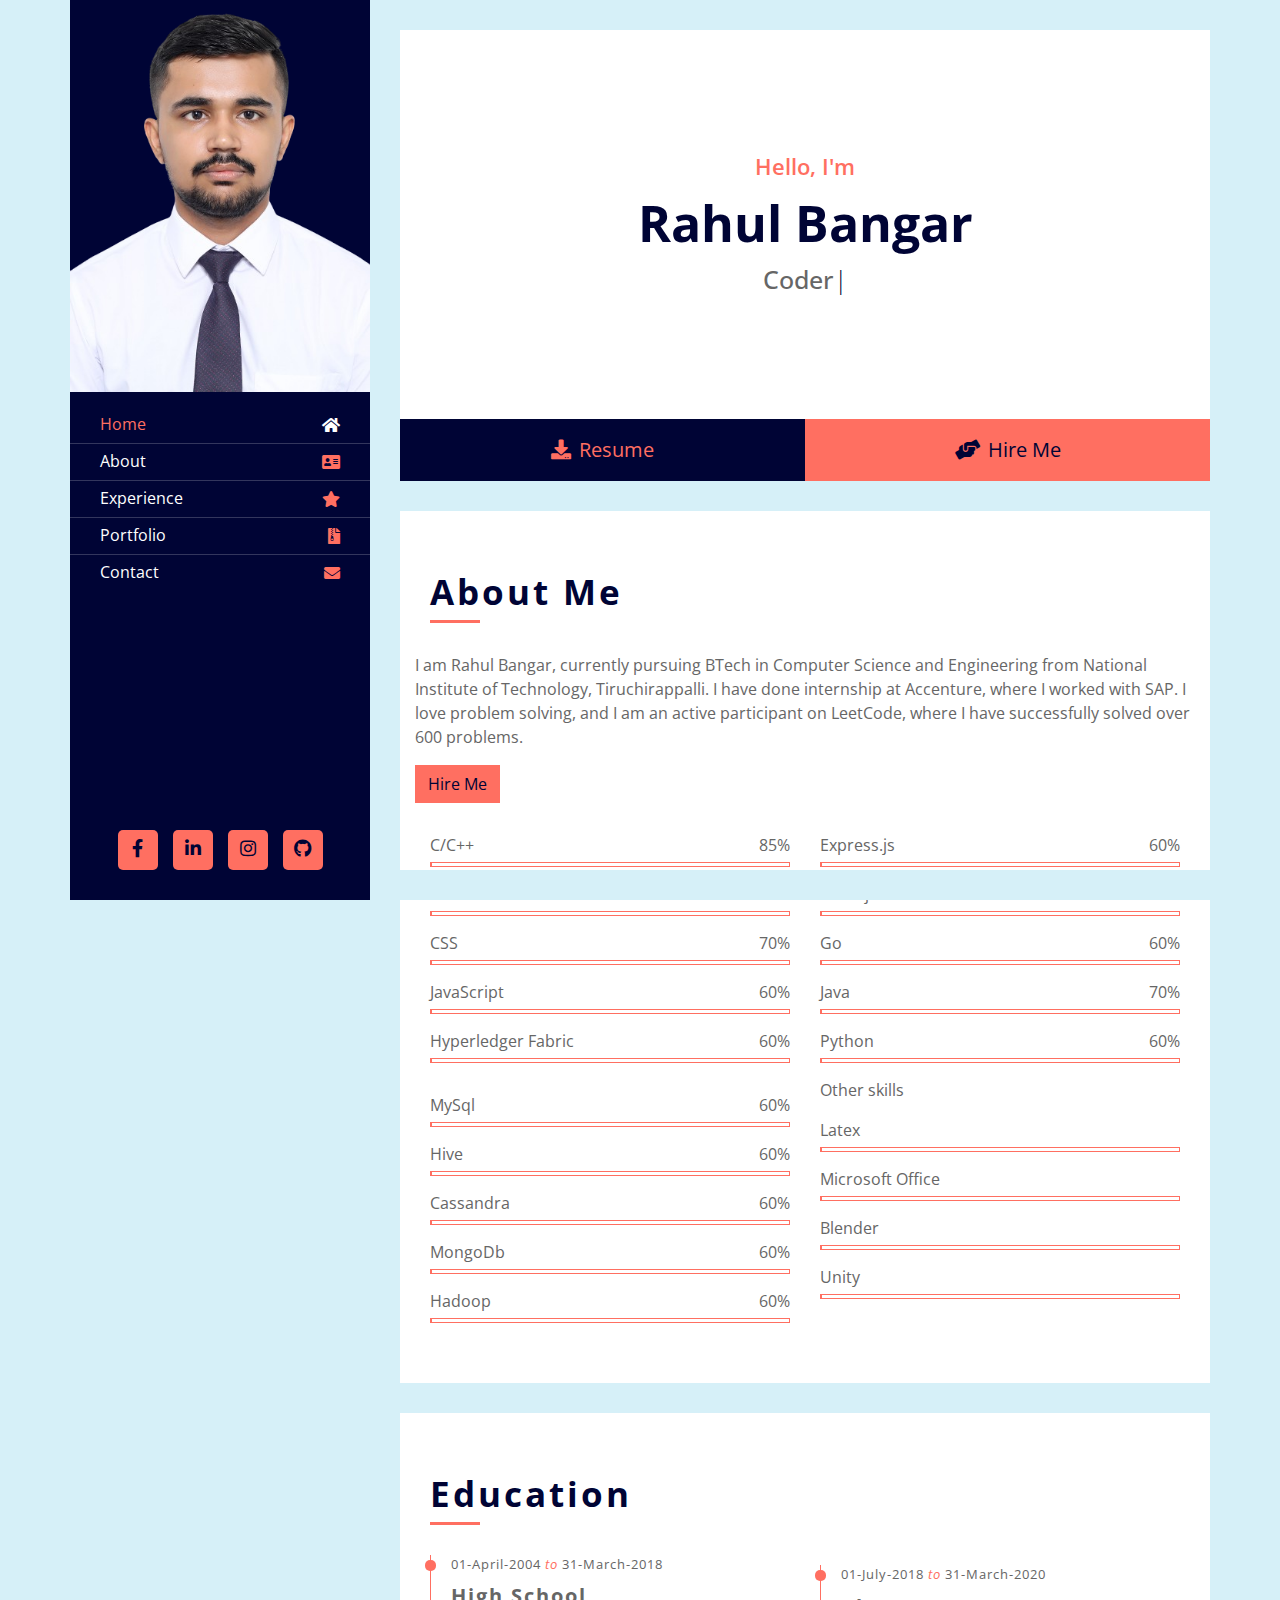
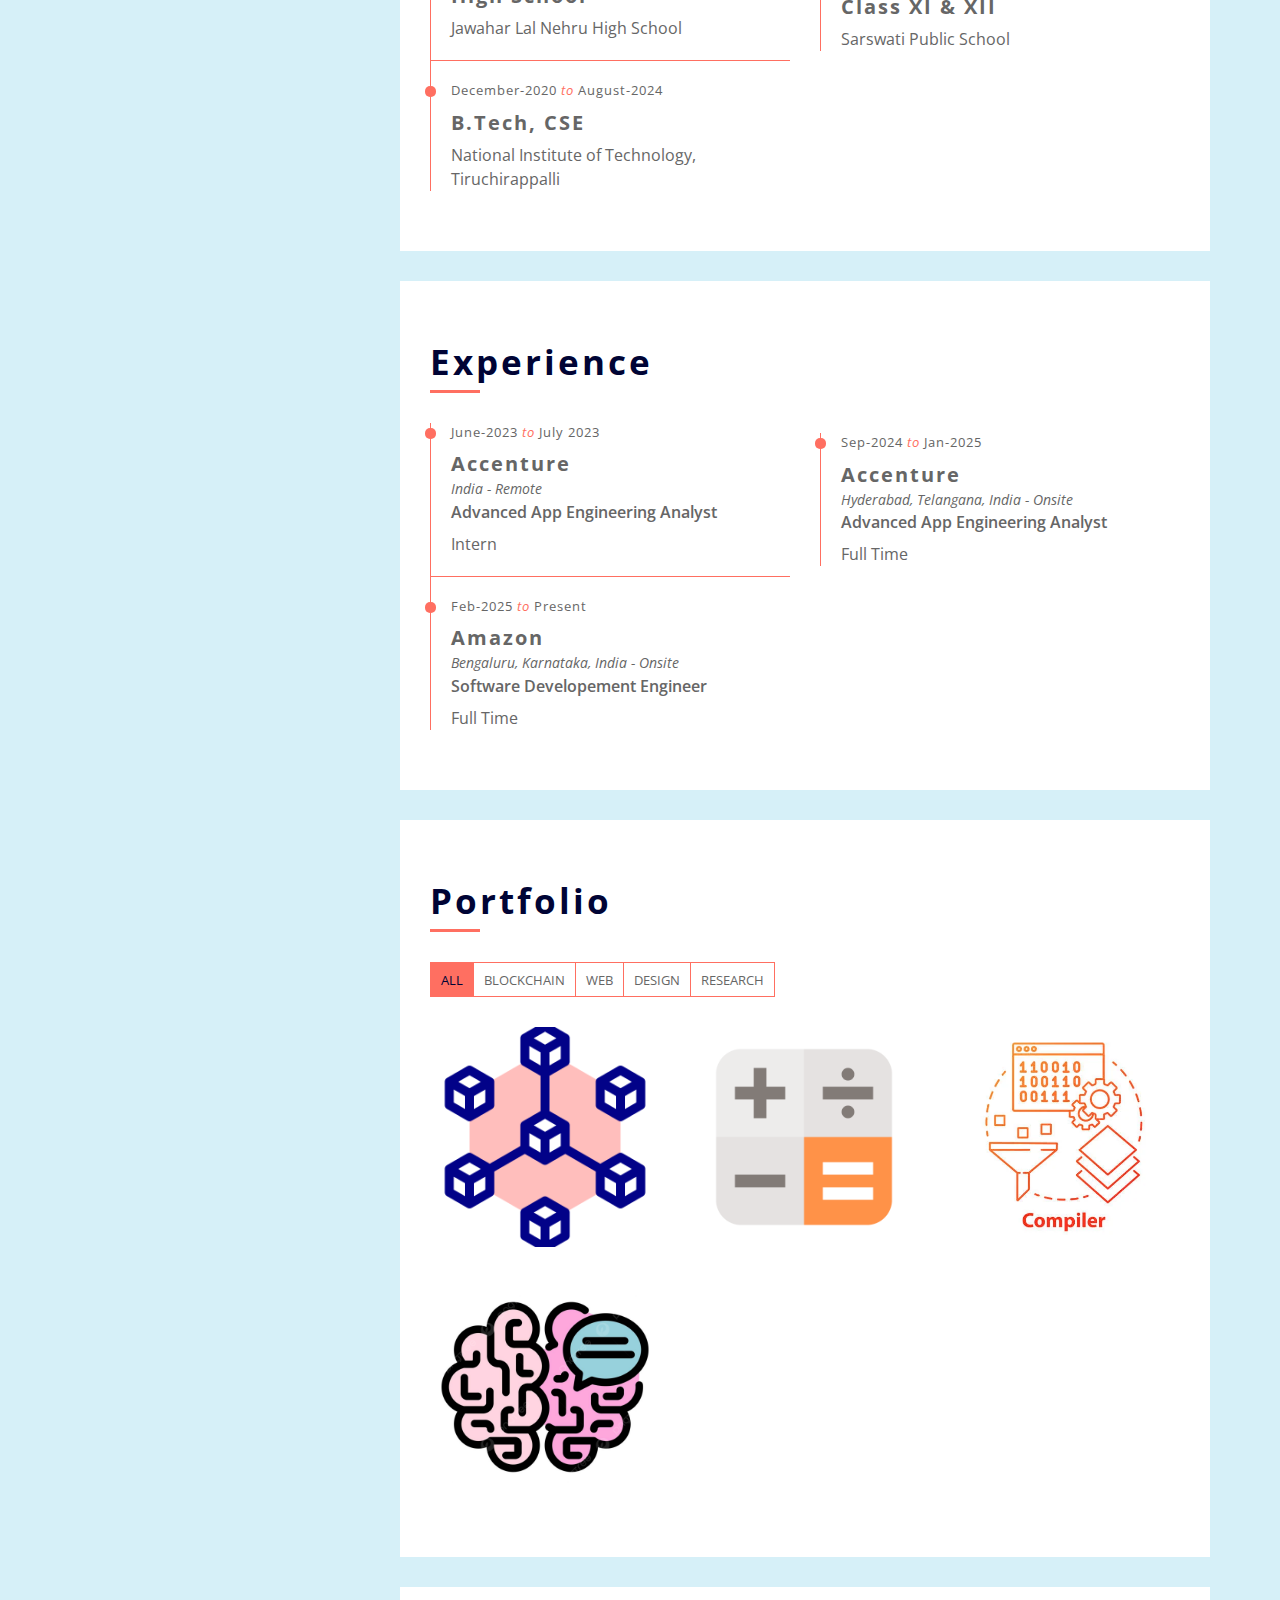
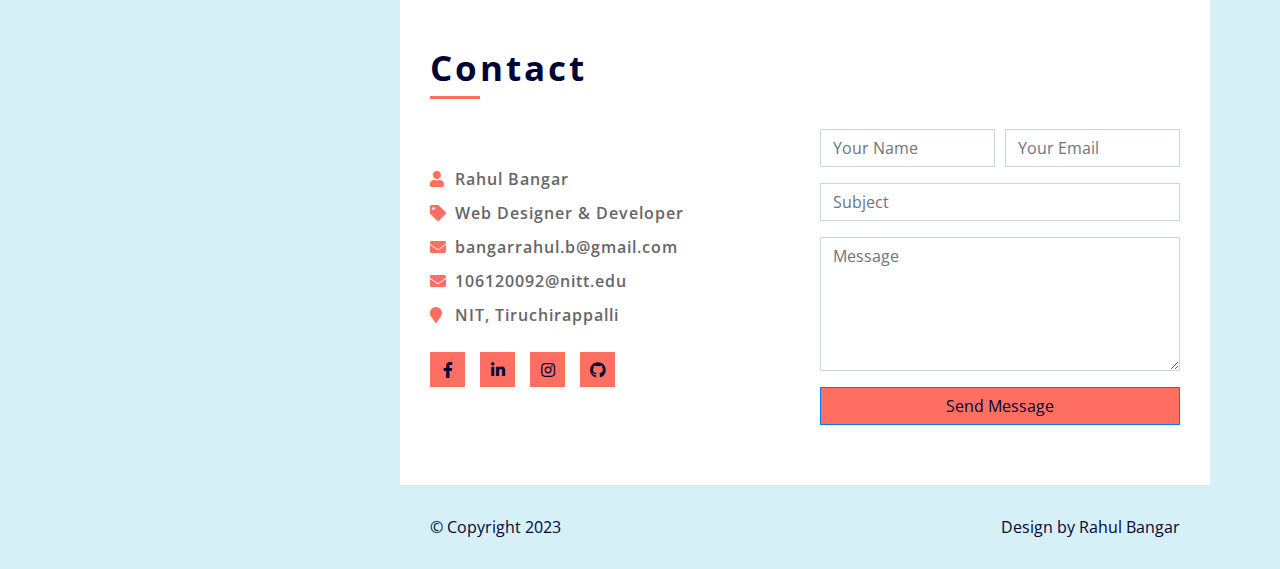
<file: index.html>
<!DOCTYPE html>
<html lang="en">

<head>
    <meta charset="utf-8">
    <title>Rahul Bangar</title>
    <meta content="width=device-width, initial-scale=1.0" name="viewport">
    <meta name="google-site-verification" content="FhL82JRhySwa6zqSbnBl9DrTkFpDiJDnn9JBV_P1Hz4" />

    <!-- Favicon -->
    <link href="img/favicon.png" rel="icon">
    <link href="img/apple-touch-icon.png" rel="apple-touch-icon">

    <!-- Google Fonts -->
    <link href="https://fonts.googleapis.com/css2?family=Open+Sans:300;400;600;700;800&display=swap" rel="stylesheet">

    <!-- CSS Libraries -->
    <link href="https://stackpath.bootstrapcdn.com/bootstrap/4.4.1/css/bootstrap.min.css" rel="stylesheet">
    <link href="https://cdnjs.cloudflare.com/ajax/libs/font-awesome/5.10.0/css/all.min.css" rel="stylesheet">
    <link href="lib/slick/slick.css" rel="stylesheet">
    <link href="lib/slick/slick-theme.css" rel="stylesheet">
    <link href="lib/lightbox/css/lightbox.min.css" rel="stylesheet">

    <!-- Template Stylesheet -->
    <link href="css/style.css" rel="stylesheet">
</head>

<body data-spy="scroll" data-target=".navbar" data-offset="51">
    <div class="wrapper">
        <div class="sidebar">
            <div class="sidebar-header">
                <img src="img/profile.png" alt="Image">
            </div>
            <div class="sidebar-content">
                <nav class="navbar navbar-expand-md bg-dark navbar-dark">
                    <a href="#" class="navbar-brand">Rahul Bangar</a>
                    <button type="button" class="navbar-toggler" data-toggle="collapse" data-target="#navbarCollapse">
                        <span class="navbar-toggler-icon"></span>
                    </button>
                    <div class="collapse navbar-collapse" id="navbarCollapse">
                        <ul class="nav navbar-nav">
                            <li class="nav-item">
                                <a class="nav-link" href="#header">Home<i class="fa fa-home"></i></a>
                            </li>
                            <li class="nav-item">
                                <a class="nav-link" href="#about">About<i class="fa fa-address-card"></i></a>
                            </li>
                            <li class="nav-item">
                                <a class="nav-link" href="#experience">Experience<i class="fa fa-star"></i></a>
                            </li>
                            <!-- <li class="nav-item">
                                <a class="nav-link" href="#service">Service<i class="fa fa-tasks"></i></a>
                            </li> -->
                            <li class="nav-item">
                                <a class="nav-link" href="#portfolio">Portfolio<i class="fa fa-file-archive"></i></a>
                            </li>
                            <li class="nav-item">
                                <a class="nav-link" href="#contact">Contact<i class="fa fa-envelope"></i></a>
                            </li>
                        </ul>
                    </div>
                </nav>
            </div>
            <div class="sidebar-footer">

                <a href="https://www.facebook.com/irahulbangar7/" target="_blank"><i class="fab fa-facebook-f"></i></a>
                <a href="https://www.linkedin.com/in/irahulbangar7/" target="_blank"><i
                        class="fab fa-linkedin-in"></i></a>
                <a href="https://www.instagram.com/irahulbangar7/" target="_blank"><i class="fab fa-instagram"></i></a>
                <a href="https://github.com/rahul-bangar" target="_blank"><i class="fab fa-github"></i></a>
            </div>
        </div>
        <div class="content">
            <!-- Header Start -->
            <div class="header" id="header">
                <div class="content-inner">
                    <p>Hello, I'm</p>
                    <h1>Rahul Bangar</h1>
                    <h2></h2>
                    <div class="typed-text">Coder, Developer</div>
                </div>
            </div>
            <!-- Header End -->

            <!-- Large Button Start -->
            <div class="large-btn">
                <div class="content-inner">
                    <a class="btn" href="resume.pdf" download><i class="fa fa-download"></i>Resume</a>
                    <a class="btn" href="mailto:bangarrahul.b@gmail.com"><i class="fa fa-hands-helping"></i>Hire Me</a>
                </div>
            </div>
            <!-- Large Button End -->

            <!-- About Start -->
            <div class="about" id="about">
                <div class="content-inner">
                    <div class="content-header">
                        <h2>About Me</h2>
                    </div>
                    <div class="row align-items-center">
                        <div class="col-md-6 col-lg-5">
                            <!-- <img src="img/profile.png" alt="Image"> -->
                        </div>
                        <div class="align-items-center">
                            <p>
                                I am Rahul Bangar, currently pursuing BTech in Computer Science and
                                Engineering from National Institute of Technology, Tiruchirappalli. I have done
                                internship at Accenture, where I worked with SAP. I love problem solving, and I am an
                                active participant on LeetCode, where I have successfully solved over 600 problems.
                            </p>
                            <a class="btn" href="#">Hire Me</a>
                        </div>
                    </div>
                    <div class="row">
                        <div class="col-md-6">
                            <div class="skills">
                                <div class="skill-name">
                                    <p>C/C++</p>
                                    <p>85%</p>
                                </div>
                                <div class="progress">
                                    <div class="progress-bar" role="progressbar" aria-valuenow="85" aria-valuemin="0"
                                        aria-valuemax="100"></div>
                                </div>
                                <div class="skill-name">
                                    <p>HTML</p>
                                    <p>75%</p>
                                </div>
                                <div class="progress">
                                    <div class="progress-bar" role="progressbar" aria-valuenow="75" aria-valuemin="0"
                                        aria-valuemax="100"></div>
                                </div>
                                <div class="skill-name">
                                    <p>CSS</p>
                                    <p>70%</p>
                                </div>
                                <div class="progress">
                                    <div class="progress-bar" role="progressbar" aria-valuenow="70" aria-valuemin="0"
                                        aria-valuemax="100"></div>
                                </div>
                                <div class="skill-name">
                                    <p>JavaScript</p>
                                    <p>60%</p>
                                </div>
                                <div class="progress">
                                    <div class="progress-bar" role="progressbar" aria-valuenow="60" aria-valuemin="0"
                                        aria-valuemax="100"></div>
                                </div>
                                <div class="skill-name">
                                    <p>Hyperledger Fabric</p>
                                    <p>60%</p>
                                </div>
                                <div class="progress">
                                    <div class="progress-bar" role="progressbar" aria-valuenow="60" aria-valuemin="0"
                                        aria-valuemax="100"></div>
                                </div>
                            </div>
                        </div>
                        <div class="col-md-6">
                            <div class="skills">
                                <div class="skill-name">
                                    <p>Express.js</p>
                                    <p>60%</p>
                                </div>
                                <div class="progress">
                                    <div class="progress-bar" role="progressbar" aria-valuenow="60" aria-valuemin="0"
                                        aria-valuemax="100"></div>
                                </div>
                                <div class="skill-name">
                                    <p>Node.js</p>
                                    <p>60%</p>
                                </div>
                                <div class="progress">
                                    <div class="progress-bar" role="progressbar" aria-valuenow="60" aria-valuemin="0"
                                        aria-valuemax="100"></div>
                                </div>
                                <div class="skill-name">
                                    <p>Go</p>
                                    <p>60%</p>
                                </div>
                                <div class="progress">
                                    <div class="progress-bar" role="progressbar" aria-valuenow="60" aria-valuemin="0"
                                        aria-valuemax="100"></div>
                                </div>
                                <div class="skill-name">
                                    <p>Java</p>
                                    <p>70%</p>
                                </div>
                                <div class="progress">
                                    <div class="progress-bar" role="progressbar" aria-valuenow="70" aria-valuemin="0"
                                        aria-valuemax="100"></div>
                                </div>
                                <div class="skill-name">
                                    <p>Python</p>
                                    <p>60%</p>
                                </div>
                                <div class="progress">
                                    <div class="progress-bar" role="progressbar" aria-valuenow="60" aria-valuemin="0"
                                        aria-valuemax="100"></div>
                                </div>
                                
                            </div>
                        </div>
                        <div class="col-md-6">
                            <div class="skills">
                                <div class="skill-name">
                                    <p>MySql</p>
                                    <p>60%</p>
                                </div>
                                <div class="progress">
                                    <div class="progress-bar" role="progressbar" aria-valuenow="60" aria-valuemin="0"
                                        aria-valuemax="100"></div>
                                </div>
                                <div class="skill-name">
                                    <p>Hive</p>
                                    <p>60%</p>
                                </div>
                                <div class="progress">
                                    <div class="progress-bar" role="progressbar" aria-valuenow="60" aria-valuemin="0"
                                        aria-valuemax="100"></div>
                                </div>
                                <div class="skill-name">
                                    <p>Cassandra</p>
                                    <p>60%</p>
                                </div>
                                <div class="progress">
                                    <div class="progress-bar" role="progressbar" aria-valuenow="60" aria-valuemin="0"
                                        aria-valuemax="100"></div>
                                </div>
                                <div class="skill-name">
                                    <p>MongoDb</p>
                                    <p>60%</p>
                                </div>
                                <div class="progress">
                                    <div class="progress-bar" role="progressbar" aria-valuenow="60" aria-valuemin="0"
                                        aria-valuemax="100"></div>
                                </div>
                                <div class="skill-name">
                                    <p>Hadoop</p>
                                    <p>60%</p>
                                </div>
                                <div class="progress">
                                    <div class="progress-bar" role="progressbar" aria-valuenow="60" aria-valuemin="0"
                                        aria-valuemax="100"></div>
                                </div>
                            </div>
                        </div>
                        <div class="col-md-6">
                            <div class="skills">
                                <p>Other skills</p>
                                <div class="skill-name">
                                    <p>Latex</p>
                                    <p></p>
                                </div>
                                <div class="progress">
                                    <div class="progress-bar" role="progressbar" aria-valuenow="100" aria-valuemin="0"
                                        aria-valuemax="100"></div>
                                </div>
                                <div class="skill-name">
                                    <p>Microsoft Office</p>
                                    <p></p>
                                </div>
                                <div class="progress">
                                    <div class="progress-bar" role="progressbar" aria-valuenow="100" aria-valuemin="0"
                                        aria-valuemax="100"></div>
                                </div>
                                <div class="skill-name">
                                    <p>Blender</p>
                                    <p></p>
                                </div>
                                <div class="progress">
                                    <div class="progress-bar" role="progressbar" aria-valuenow="100" aria-valuemin="0"
                                        aria-valuemax="100"></div>
                                </div>
                                <div class="skill-name">
                                    <p>Unity</p>
                                    <p></p>
                                </div>
                                <div class="progress">
                                    <div class="progress-bar" role="progressbar" aria-valuenow="100" aria-valuemin="0"
                                        aria-valuemax="100"></div>
                                </div>
                            </div>
                        </div>
                    </div>
                </div>
            </div>
            <!-- About End -->

            <!-- Education Start -->
            <div class="education" id="education">
                <div class="content-inner">
                    <div class="content-header">
                        <h2>Education</h2>
                    </div>
                    <div class="row align-items-center">
                        <!-- <div class="col-md-6">
                                    <div class="edu-col">
                                        <span>01-Jan-2020 <i>to</i> 31-Dec-2050</span>
                                        <h3>Associate Degree</h3>
                                        <p>Lorem ipsum dolor sit amet elit suscipit orci. Donec molestie velit id libero.</p>
                                    </div>
                                </div> -->
                        <div class="col-md-6">
                            <div class="edu-col">
                                <span>01-April-2004 <i>to</i> 31-March-2018</span>
                                <h3>High School</h3>
                                <p>Jawahar Lal Nehru High School</p>
                            </div>
                        </div>
                        <div class="col-md-6">
                            <div class="edu-col">
                                <span>01-July-2018 <i>to</i> 31-March-2020</span>
                                <h3>Class XI & XII</h3>
                                <p>Sarswati Public School</p>
                            </div>
                        </div>
                        <div class="col-md-6">
                            <div class="edu-col">
                                <span>December-2020 <i>to</i> August-2024</span>
                                <h3>B.Tech, CSE</h3>
                                <p>National Institute of Technology, Tiruchirappalli</p>
                            </div>
                        </div>
                    </div>
                </div>
            </div>
            <!-- Education Start -->

            <!-- Experience Start -->
            <div class="experience" id="experience">
                <div class="content-inner">
                    <div class="content-header">
                        <h2>Experience</h2>
                    </div>
                    <div class="row align-items-center">
                        <div class="col-md-6">
                            <div class="exp-col">
                                <span>June-2023 <i>to</i> July 2023</span>
                                <h3>Accenture</h3>
                                <h4>India - Remote</h4>
                                <h5>Advanced App Engineering Analyst</h5>
                                <p>Intern</p>
                            </div>
                        </div>
                        <div class="col-md-6">
                            <div class="exp-col">
                                <span>Sep-2024 <i>to</i> Jan-2025</span>
                                <img</img>
                                <h3>Accenture</h3>
                                <h4>Hyderabad, Telangana, India - Onsite</h4>
                                <h5>Advanced App Engineering Analyst</h5>
                                <p>Full Time</p>
                            </div>
                        </div>
                        <div class="col-md-6">
                            <div class="exp-col">
                                <span>Feb-2025 <i>to</i> Present</span>
                                <img</img>
                                <h3>Amazon</h3>
                                <h4>Bengaluru, Karnataka, India - Onsite</h4>
                                <h5>Software Developement Engineer</h5>
                                <p>Full Time</p>
                            </div>
                        </div>

                    </div>
                </div>
            </div>
            <!-- Experience Start -->

            <!-- Service Start -->
            <!-- <div class="service" id="service">
                <div class="content-inner">
                    <div class="content-header">
                        <h2>Service</h2>
                    </div>
                    <div class="row align-items-center">
                        <div class="col-md-6">
                            <div class="srv-col">
                                <i class="fa fa-desktop"></i>
                                <h3>Web Design</h3>
                                <p>Lorem ipsum dolor sit amet elit suscipit orci. Donec molestie velit id libero.</p>
                            </div>
                        </div>
                        <div class="col-md-6">
                            <div class="srv-col">
                                <i class="fa fa-laptop"></i>
                                <h3>Web Development</h3> -->
            <!-- <p>Lorem ipsum dolor sit amet elit suscipit orci. Donec molestie velit id libero.</p> -->
            <!-- </div> -->
            <!-- </div>
                        <div class="col-md-6">
                            <div class="srv-col">
                                <i class="fa fa-search"></i>
                                <h3>App Development</h3> -->
            <!-- <p>Lorem ipsum dolor sit amet elit suscipit orci. Donec molestie velit id libero.</p> -->
            <!-- </div>
                        </div> -->
            <!-- <div class="col-md-6">
                                    <div class="srv-col">
                                        <i class="fa fa-envelope-open-text"></i>
                                        <h3>Digital Marketing</h3>
                                        <p>Lorem ipsum dolor sit amet elit suscipit orci. Donec molestie velit id libero.</p>
                                    </div>
                                </div> -->
            <!-- </div>
                </div>
            </div> -->
            <!-- Service Start -->

            <!-- Portfolio Start -->
            <div class="portfolio" id="portfolio">
                <div class="content-inner">
                    <div class="content-header">
                        <h2>Portfolio</h2>
                    </div>
                    <div class="row">
                        <div class="col-lg-12">
                            <ul id="portfolio-flters">
                                <li data-filter="*" class="filter-active">All</li>
                                <li data-filter=".block">Blockchain</li>
                                <li data-filter=".web-dev">Web</li>
                                <li data-filter=".des">Design</li>
                                <li data-filter=".res">Research</li>
                            </ul>
                        </div>
                    </div>
                    <div class="row portfolio-container">
                        <div class="col-lg-4 col-md-6 portfolio-item block res">
                            <div class="portfolio-wrap">
                                <figure>
                                    <img src="img/portfolio-1.png" class="img-fluid" alt="">
                                    <a href="img/portfolio-1.png" data-lightbox="portfolio"
                                        data-title="BlockMQ" class="link-preview" title="Preview"><i
                                            class="fa fa-eye"></i></a>
                                    <a href="https://github.com/rahul-bangar/FYP" target="_blank"
                                        class="link-details" title="More Details"><i class="fa fa-link"></i></a>
                                    <a class="portfolio-title" href="#">BlockMQ <span>Blockchain</span></a>
                                </figure>
                            </div>
                        </div>

                        <div class="col-lg-4 col-md-6 portfolio-item web-dev">
                            <div class="portfolio-wrap">
                                <figure>
                                    <img src="img/portfolio-2.jpg" class="img-fluid" alt="">
                                    <a href="img/portfolio-2.jpg" data-lightbox="portfolio"
                                        data-title="Arithmetic Calculator" class="link-preview" title="Preview"><i
                                            class="fa fa-eye"></i></a>
                                    <a href="https://rahul-bangar.github.io/calc/" target="_blank" class="link-details"
                                        title="More Details"><i class="fa fa-link"></i></a>
                                    <a class="portfolio-title" href="#">Arithmetic Calculator <span>Web
                                            Development</span></a>
                                </figure>
                            </div>
                        </div>

                        <div class="col-lg-4 col-md-6 portfolio-item des">
                            <div class="portfolio-wrap">
                                <figure>
                                    <img src="img/portfolio-3.jpg" class="img-fluid" alt="">
                                    <a href="img/portfolio-3.jpg" class="link-preview" data-lightbox="portfolio"
                                        data-title="Project Name" title="Preview"><i class="fa fa-eye"></i></a>
                                    <a href="https://github.com/rahul-bangar/Compiler-Project" target="_blank"
                                        class="link-details" title="More Details"><i class="fa fa-link"></i></a>
                                    <a class="portfolio-title" href="#">Mini C Compiler <span>Compiler Design</span></a>
                                </figure>
                            </div>
                        </div>

                        <div class="col-lg-4 col-md-6 portfolio-item res">
                            <div class="portfolio-wrap">
                                <figure>
                                    <img src="img/portfolio-4.jpg" class="img-fluid" alt="">
                                    <a href="Rahul Bangar.pdf" target="_blank" class="link-preview" data-fancybox
                                        data-type="iframe" data-src="Rahul Bangar.pdf" data-title="Project Name"
                                        title="Preview">
                                        <i class="fa fa-eye"></i>
                                    </a>
                                    <a href="ACCESS23_paper_9969.pdf" target="_blank" class="link-details"
                                        title="More Details"><i class="fa fa-link"></i></a>
                                    <a class="portfolio-title" href="#">mpQUAD <span>Research</span></a>
                                </figure>
                            </div>
                        </div>

                    </div>
                </div>
            </div>
            <!-- Portfolio Start -->

            <!-- Review Start -->
            <!-- <div class="review" id="review">
                    <div class="content-inner">
                        <div class="content-header">
                            <h2>Review</h2>
                        </div>
                        <div class="row align-items-center review-slider">
                            <div class="col-md-12">
                                <div class="review-slider-item">
                                    <div class="review-text">
                                        <p>
                                            Lorem ipsum dolor sit amet, consectetur adipiscing elit. Sed eu suscipit orci. Donec molestie velit id libero blandit, quis suscipit urna suscipit. Donec aliquet erat eu lacinia iaculis. Ut tempor tellus eu sem pharetra feugiat.
                                        </p>
                                    </div>
                                    <div class="review-img">
                                        <img src="img/review-1.jpg" alt="Image">
                                        <div class="review-name">
                                            <h3>Client Name</h3>
                                            <p>Profession</p>
                                        </div>
                                    </div>
                                </div>
                            </div>
                            <div class="col-md-12">
                                <div class="review-slider-item">
                                    <div class="review-text">
                                        <p>
                                            Lorem ipsum dolor sit amet, consectetur adipiscing elit. Sed eu suscipit orci. Donec molestie velit id libero blandit, quis suscipit urna suscipit. Donec aliquet erat eu lacinia iaculis. Ut tempor tellus eu sem pharetra feugiat.
                                        </p>
                                    </div>
                                    <div class="review-img">
                                        <img src="img/review-2.jpg" alt="Image">
                                        <div class="review-name">
                                            <h3>Client Name</h3>
                                            <p>Profession</p>
                                        </div>
                                    </div>
                                </div>
                            </div>
                            <div class="col-md-12">
                                <div class="review-slider-item">
                                    <div class="review-text">
                                        <p>
                                            Lorem ipsum dolor sit amet, consectetur adipiscing elit. Sed eu suscipit orci. Donec molestie velit id libero blandit, quis suscipit urna suscipit. Donec aliquet erat eu lacinia iaculis. Ut tempor tellus eu sem pharetra feugiat.
                                        </p>
                                    </div>
                                    <div class="review-img">
                                        <img src="img/review-3.jpg" alt="Image">
                                        <div class="review-name">
                                            <h3>Client Name</h3>
                                            <p>Profession</p>
                                        </div>
                                    </div>
                                </div>
                            </div>
                        </div>
                    </div>
                </div> -->
            <!-- Review End -->

            <!-- Contact Start -->
            <div class="contact" id="contact">
                <div class="content-inner">
                    <div class="content-header">
                        <h2>Contact</h2>
                    </div>
                    <div class="row align-items-center">
                        <div class="col-md-6">
                            <div class="contact-info">
                                <p><i class="fa fa-user"></i>Rahul Bangar</p>
                                <p><i class="fa fa-tag"></i>Web Designer & Developer</p>
                                <p><i class="fa fa-envelope"></i><a
                                        href="mailto:bangarrahul.b@gmail.com">bangarrahul.b@gmail.com</a></p>
                                <p><i class="fa fa-envelope"></i><a
                                        href="mailto:106120092@nitt.edu">106120092@nitt.edu</a></p>
                                <!-- <p><i class="fa fa-phone"></i><a href="tel:+1234567890">+91 9729648677</a></p> -->
                                <p><i class="fa fa-map-marker"></i><a class="location-link"
                                        href="https://www.google.com/maps?q=National Institute of Technology Tiruchirappalli"
                                        target="_blank">NIT, Tiruchirappalli</a> </p>
                                <div class="social">
                                    <!-- <a class="btn" href=""><i class="fab fa-twitter"></i></a> -->
                                    <a class="btn" href="https://www.facebook.com/irahulbangar7/" target="_blank"><i
                                            class="fab fa-facebook-f"></i></a>
                                    <a class="btn" href="https://www.linkedin.com/in/irahulbangar7/" target="_blank"><i
                                            class="fab fa-linkedin-in"></i></a>
                                    <a class="btn" href="https://www.instagram.com/irahulbangar7/" target="_blank"><i
                                            class="fab fa-instagram"></i></a>
                                    <a class="btn" href="https://github.com/rahul-bangar" target="_blank"><i
                                            class="fab fa-github"></i></a>
                                </div>
                            </div>
                        </div>
                        <div class="col-md-6">
                            <div class="form">
                                <form>
                                    <div class="form-row">
                                        <div class="form-group col-md-6">
                                            <input type="text" class="form-control" placeholder="Your Name" id="name"
                                                required />
                                        </div>
                                        <div class="form-group col-md-6">
                                            <input type="email" class="form-control" placeholder="Your Email" id="email"
                                                required />
                                        </div>
                                    </div>
                                    <div class="form-group">
                                        <input type="text" class="form-control" placeholder="Subject" id="subject"
                                            required />
                                    </div>
                                    <div class="form-group">
                                        <textarea class="form-control" rows="5" placeholder="Message" id="message"
                                            required></textarea>
                                    </div>
                                    <div class="form-group">
                                        <button class="btn btn-primary btn-block" type="button"
                                            onclick="sendEmail()">Send Message</button>
                                    </div>
                                </form>
                            </div>

                        </div>
                    </div>
                </div>
            </div>
            <!-- Contact End -->

            <!-- Footer Start -->
            <div class="footer">
                <div class="content-inner">
                    <div class="row align-items-center">
                        <div class="col-md-6">
                            <p>&copy; Copyright 2023</p>
                        </div>
                        <div class="col-md-6">
                            <p>Design by Rahul Bangar</a></p>
                        </div>
                    </div>
                </div>
            </div>
            <!-- Footer Start -->
        </div>
    </div>

    <!-- Back to Top -->
    <a href="#" class="back-to-top"><i class="fa fa-angle-double-up"></i></a>

    <!-- JavaScript Libraries -->
    <script src="https://code.jquery.com/jquery-3.4.1.min.js"></script>
    <script src="https://stackpath.bootstrapcdn.com/bootstrap/4.4.1/js/bootstrap.bundle.min.js"></script>
    <script src="lib/easing/easing.min.js"></script>
    <script src="lib/slick/slick.min.js"></script>
    <script src="lib/typed/typed.min.js"></script>
    <script src="lib/waypoints/waypoints.min.js"></script>
    <script src="lib/isotope/isotope.pkgd.min.js"></script>
    <script src="lib/lightbox/js/lightbox.min.js"></script>

    <!-- Template Javascript -->
    <script src="js/main.js"></script>
    <script src="https://cdn.emailjs.com/dist/email.min.js"></script>
    <script>
        (function () {
            emailjs.init("Dd4OpVICouuf7Rz2C");
        })();
        function sendEmail() {
            var name = document.getElementById("name").value;
            var email = document.getElementById("email").value;
            var subject = document.getElementById("subject").value;
            var message = document.getElementById("message").value;

            // Check if any field is empty
            if (name === "") {
                alert("Please fill name.");
                return; // Stop execution of the function
            }
            if (email === "") {
                alert("Please fill email.");
                return; // Stop execution of the function
            }
            if (subject === "") {
                alert("Please fill subject.");
                return; // Stop execution of the function
            }
            if (message === "") {
                alert("Please fill in message.");
                return; // Stop execution of the function
            }

            var templateParams = {
                name: name,
                email: email,
                subject: subject,
                message: message
            };

            emailjs.send("service_29v24p8", "template_5pfhil6", templateParams)
                .then(function (response) {
                    console.log("Message sent successfully!", response.status, response.text);
                    location.reload();
                    alert("Message sent successfully!");
                    document.getElementById("myForm").reset(); // Reset the form after sending
                }, function (error) {
                    console.error("Error sending Message:", error);
                    alert("An error occurred while sending the message. Please try again later.");
                });
        }
    </script>
</body>

</html>
</file>
<file: css/style.css>
/**********************************/
/********** General CSS ***********/
/**********************************/
body {
    color: #666666;
    background: rgb(214, 240, 248);
    font-family: 'Open Sans', sans-serif;
}

a {
    color: #000435;
    transition: all .3s;
}

a:hover,
a:active,
a:focus {
    color: #FF6F61;
    outline: none;
    text-decoration: none;
}

.btn:focus {
    box-shadow: none;
}


/**********************************/
/****** Layout with Sidebar *******/
/**********************************/
.wrapper {
    position: relative;
    margin: 0 auto;
    width: 100%;
    max-width: 1140px;
}

.wrapper .sidebar {
    position: relative;
    width: 100%;
    float: left;
    background: #000435;
}

.wrapper .content {
    position: relative;
    width: 100%;
    padding: 15px;
    float: left;
    background: rgb(214, 240, 248);
}

.wrapper .sidebar-header,
.wrapper .sidebar-footer {
    display: none;
}

.navbar {
    padding: 15px;
    background: #000435 !important;
}

.navbar-expand-md .navbar-nav .nav-item {
    width: 100%;
    border-top: 1px solid rgba(255, 255, 255, .2);
}

.navbar-expand-md .navbar-nav .nav-item:first-child{
    border-top: none;
}

.navbar-expand-md .navbar-nav .nav-link {
    color: #ffffff;
    padding: 5px 15px 7px 15px;
    transition: all .3s;
}

.navbar-expand-md .navbar-nav .nav-link i {
    color: #FF6F61;
    float: right;
    padding-top: 5px;
    transition: all .3s;
}

.navbar-expand-md .navbar-nav .nav-link:hover,
.navbar-expand-md .navbar-nav .nav-link.active {
    color: #FF6F61;
}

.navbar-expand-md .navbar-nav .nav-link:hover i,
.navbar-expand-md .navbar-nav .nav-link.active i{
    color: #ffffff;
}


.wrapper .sidebar,
.wrapper .content {
    -webkit-transition: margin 200ms ease-out;
    -moz-transition: margin 200ms ease-out;
    -o-transition: margin 200ms ease-out;
    transition: margin 200ms ease-out;
}

@media (min-width: 768px) {
    .wrapper .content {
        padding: 30px 0px 30px 30px;
    }
    
    .wrapper .content::before,
    .wrapper .content::after {
        position: fixed;
        content: "";
        width: 100%;
        height: 30px;
        background: rgb(214, 240, 248);
        z-index: 1;
    }
    
    .wrapper .content::before {
        top: 0;
    }
    
    .wrapper .content::after {
        bottom: 0;
    }
    
    .wrapper .sidebar {
        position: fixed;
        width: 300px;
        height: 100%;
        margin-left: -250px;
        float: left;
        overflow: auto;
        scrollbar-width: thin;
        scrollbar-color: gray;
        z-index: 2;
    }

    .wrapper .sidebar:hover {
        margin-left: 0px;
    }
    
    .wrapper .content {
        position: relative;
        width: calc(100% - 50px);
        margin-left: 50px;
        float: right;
    }
    
    .wrapper .sidebar:hover  .sidebar-header {
        position: relative;
        display: block;
        width: 100%;
    }

    .wrapper .sidebar .sidebar-header img {
        width: 100%;
        height: auto;
    }
    
    .navbar-brand {
        display: none;
    }
    
    .navbar {
        padding: 15px 0;
        flex-direction: column;
    }
    
    .wrapper .sidebar:hover .navbar-expand-md .navbar-nav .nav-link {
        padding: 5px 30px 7px 30px;
    }
    
    .wrapper .sidebar::-webkit-scrollbar {
        width: 7px;
    }

    .wrapper .sidebar::-webkit-scrollbar-track {
        -webkit-box-shadow: inset 0 0 6px rgba(0,0,0,0.1);
    }

    .wrapper .sidebar::-webkit-scrollbar-thumb {
        background-color: darkgrey;
        outline: 1px solid slategrey;
        border-radius: 7px
    }
    
    .navbar-brand {
        display: none;
    }
    
    .sidebar .sidebar-footer {
        width: 300px;
        position: fixed;
        bottom: 0;
        padding: 15px;
        font-size: 0;
        text-align: center;
        background: #000435;
    }
    
    .sidebar .sidebar-footer a {
        display: inline-block;
        width: 40px;
        height: 40px;
        padding: 5px 0;
        margin: 0 15px 15px 0;
        text-align: center;
        font-size: 18px;
        color: #000435;
        background: #FF6F61;
        border-radius: 5px;
    }
    
    .sidebar .sidebar-footer a:last-child {
        margin-right: 0;
    }
    
    .sidebar .sidebar-footer a:hover {
        color: #FF6F61;
        background: #ffffff;
    }
    
    .sidebar:hover .sidebar-footer {
        display: block;
    }
}

@media (min-width: 992px) {
    .wrapper .sidebar {
        margin: 0;
    }

    .wrapper .content {
        width: calc(100% - 300px);
        margin-left: 300px;
    }

    .sidebar .sidebar-header {
        position: relative;
        display: block;
        width: 100%;
    }
    
    .navbar-expand-md .navbar-nav .nav-link {
        padding: 5px 30px 7px 30px;
    }
    
    .sidebar .sidebar-footer {
        display: block;
    }
}

@media (max-width: 1140px) {
    .wrapper .content {
        padding: 30px;
    }
}

@media (max-width: 576px) {
    .wrapper .content {
        padding: 15px;
    }
}


/**********************************/
/******** Back to Top CSS *********/
/**********************************/
.back-to-top {
    position: fixed;
    display: none;
    width: 30px;
    height: 30px;
    text-align: center;
    line-height: 1;
    font-size: 30px;
    right: 30px;
    bottom: 30px;
    transition: background 0.5s;
    z-index: 11;
}

.back-to-top i {
    color: #000435;
}

.back-to-top i:hover {
    color: #FF6F61;
}

.back-to-top {
    -webkit-animation: action 1s infinite  alternate;
    animation: action 1s infinite  alternate;
}

@-webkit-keyframes action {
    0% { transform: translateY(0); }
    100% { transform: translateY(-15px); }
}

@keyframes action {
    0% { transform: translateY(0); }
    100% { transform: translateY(-15px); }
}


/**********************************/
/*********** Header CSS ***********/
/**********************************/
.header {
    position: relative;
    background: #ffffff;
}

.header .content-inner {
    padding: 120px 30px;
    text-align: center;
    /* background: url(../img/profile.png) top no-repeat; */
    /* background-size: contain; */
}

.header p {
    color: #FF6F61;
    font-size: 22px;
    font-weight: 600;
    margin-bottom: 10px;
}

.header h1 {
    color: #000435;
    font-size: 50px;
    font-weight: 700;
}

.header h2 {
    display: inline-block;
    margin: 0;
    height: 25px;
    font-size: 25px;
}

.header .typed-text {
    display: none;
}

.header .typed-cursor {
    font-size: 25px;
    font-weight: 300;
    color: #000435;
}

.large-btn .content-inner {
    font-size: 0;
    border-bottom: 30px solid rgb(214, 240, 248);
}

.large-btn .btn {
    position: relative;
    width: 50%;
    padding: 15px 0;
    color: #FF6F61;
    font-size: 20px;
    background: #000435;
    border-radius: 0;
}

.large-btn .btn:last-child {
    color: #000435;
    background: #FF6F61;
}

.large-btn .btn i {
    margin-right: 8px;
}

.large-btn .btn::after {
    position: absolute;
    content: "";
    width: 0;
    height: 100%;
    top: 0;
    left: 0;
    transition: all .3s;
}

.large-btn .btn:hover::after {
    width: 100%;
    background: rgba(255, 255, 255, .1);
}


/**********************************/
/******* Content Header CSS *******/
/**********************************/
.content-header {
    position: relative;
    width: 100%;
    margin-bottom: 30px;
    padding-bottom: 10px;
}

.content-header h2 {
    color: #000435;
    font-size: 35px;
    font-weight: 700;
    letter-spacing: 3px;
    margin: 0;
}

.content-header::after {
    content: '';
    position: absolute;
    display: block;
    width: 50px;
    height: 3px;
    bottom: 0;
    left: 0;
    background: #FF6F61;
}


/**********************************/
/*********** About CSS ************/
/**********************************/
.about {
    position: relative;
    padding: 60px 30px;
    background: #ffffff;
    border-bottom: 30px solid rgb(214, 240, 248);
}


.about img {
    width: 100%;
    height: auto;
}

@media(max-width: 767.98px) {
    .about img {
        margin-bottom: 15px;
    }
}

.about .btn {
    border-radius: 0;
    color: #000435;
    background: #FF6F61;
    transition: all .3s;
}

.about .btn:hover {
    color: #FF6F61;
    background: #000435;
}

.about .skills {
    padding-top: 15px;
}

.about .skill-name {
    margin-top: 15px;
}

.about .skill-name p {
    display: inline-block;
    margin-bottom: 5px;
    font-size: 16px;
    font-weight: 400;
}

.about .skill-name p:last-child {
    float: right;
}

.about .progress {
    height: 5px;
    border: 1px solid #FF6F61;
    border-radius: 0;
    background: #ffffff;
}

.about .progress .progress-bar {
    width: 1px;
    background: #FF6F61;
    border-radius: 0;
    transition: 1s;
}


/**********************************/
/********* Education CSS **********/
/**********************************/
.education {
    position: relative;
    padding: 60px 30px;
    background: #ffffff;
    border-bottom: 30px solid rgb(214, 240, 248);
}

.education .edu-col {
    position: relative;
    width: 100%;
    padding: 20px 0 20px 20px;
    border-left: 1px solid #FF6F61;
    border-bottom: 1px solid #FF6F61;
}

.education .col-md-6:first-child .edu-col {
    padding-top: 0;
}

.education .col-md-6:last-child .edu-col {
    border-bottom: none;
    padding-bottom: 0;
}

@media (min-width: 768px) {
    .education .col-md-6:nth-child(-n+2) .edu-col {
        padding-top: 0;
    }

    .education .col-md-6:last-child .edu-col,
    .education .col-md-6:nth-last-child(2) .edu-col {
        border-bottom: none;
        padding-bottom: 0;
    }
}

.education .edu-col span {
    position: relative;
    display: block;
    font-size: 13px;
    letter-spacing: 1px;
    margin-bottom: 10px;
}

.education .edu-col span::before {
    position: absolute;
    content: "";
    width: 11px;
    height: 11px;
    background: #FF6F61;
    top: 5px;
    left: -26px;
    border-radius: 5px;
}

.education .edu-col span i {
    color: #FF6F61;
}

.education .edu-col h3 {
    font-size: 20px;
    font-weight: 700;
    letter-spacing: 2px;
}

.education .edu-col p {
    margin: 0;
}


/**********************************/
/********* Experience CSS *********/
/**********************************/
.experience {
    position: relative;
    padding: 60px 30px;
    background: #ffffff;
    border-bottom: 30px solid rgb(214, 240, 248);
}

.experience .exp-col {
    position: relative;
    width: 100%;
    padding: 20px 0 20px 20px;
    border-left: 1px solid #FF6F61;
    border-bottom: 1px solid #FF6F61;
}

.experience .col-md-6:first-child .exp-col {
    padding-top: 0;
}

.experience .col-md-6:last-child .exp-col {
    border-bottom: none;
    padding-bottom: 0;
}

@media (min-width: 768px) {
    .experience .col-md-6:nth-child(-n+2) .exp-col {
        padding-top: 0;
    }

    .experience .col-md-6:last-child .exp-col,
    .experience .col-md-6:nth-last-child(2) .exp-col {
        border-bottom: none;
        padding-bottom: 0;
    }
}

.experience .exp-col span {
    position: relative;
    display: block;
    font-size: 13px;
    letter-spacing: 1px;
    margin-bottom: 10px;
}

.experience .exp-col span::before {
    position: absolute;
    content: "";
    width: 11px;
    height: 11px;
    background: #FF6F61;
    top: 5px;
    left: -26px;
    border-radius: 5px;
}

.experience .exp-col span i {
    color: #FF6F61;
}

.experience .exp-col h3 {
    font-size: 20px;
    font-weight: 700;
    letter-spacing: 2px;
    margin-bottom: 5px;
}

.experience .exp-col h4 {
    font-size: 14px;
    font-weight: 400;
    font-style: italic;
    margin-bottom: 5px;
}

.experience .exp-col h5 {
    font-size: 16px;
    font-weight: 600;
    margin-bottom: 10px;
}

.experience .exp-col p {
    margin: 0;
}


/**********************************/
/*********** Service CSS **********/
/**********************************/
.service {
    position: relative;
    padding: 60px 30px 30px 30px;
    background: #ffffff;
    border-bottom: 30px solid rgb(214, 240, 248);
}

.service .srv-col {
    position: relative;
    width: 100%;
    margin-bottom: 30px;
}

.service .srv-col i {
    font-size: 30px;
    color: #FF6F61;
    margin-bottom: 15px;
}

.service .srv-col h3 {
    font-size: 20px;
    font-weight: 700;
    letter-spacing: 2px;
    margin-bottom: 5px;
}

.experience .exp-col h4 {
    font-size: 14px;
    font-weight: 400;
    font-style: italic;
    margin-bottom: 5px;
}

.experience .exp-col h5 {
    font-size: 16px;
    font-weight: 600;
    margin-bottom: 10px;
}

.experience .exp-col p {
    margin: 0;
}


/**********************************/
/********** Portfolio CSS *********/
/**********************************/
.portfolio {
    position: relative;
    padding: 60px 30px 30px 30px;
    background: #ffffff;
    border-bottom: 30px solid rgb(214, 240, 248);
}

.portfolio #portfolio-flters {
    padding: 0;
    margin: -15px 0 30px 0;
    list-style: none;
    font-size: 0;
}

.portfolio #portfolio-flters li {
    cursor: pointer;
    margin: 15px -1px 0 0;
    display: inline-block;
    height: 35px;
    padding: 10px;
    color: #666666;
    font-size: 13px;
    line-height: 15px;
    text-transform: uppercase;
    border: 1px solid #FF6F61;
    background: #ffffff;
    transition: all 0.3s ease-in-out;
}

.portfolio #portfolio-flters li:hover,
.portfolio #portfolio-flters li.filter-active {
    background: #FF6F61;
    color: #000435;
}

.portfolio .portfolio-item {
    position: relative;
    height: 250px;
    overflow: hidden;
}

.portfolio .portfolio-item figure {
    background: #ffffff;
    overflow: hidden;
    height: 220px;
    position: relative;
    border-radius: 0;
    margin: 0; 
}

.portfolio .portfolio-item figure img {
    width: 100%; 
    height: 100%; 
    object-fit: cover; 
}

.portfolio .portfolio-item figure:hover img {
    opacity: 0.3;
    transition: 0.3s;
}

.portfolio .portfolio-item figure .link-preview,
.portfolio .portfolio-item figure .link-details,
.portfolio .portfolio-item figure .portfolio-title {
    position: absolute;
    display: inline-block;
    opacity: 0;
    line-height: 1;
    text-align: center;
    width: 45px;
    height: 35px;
    background: #FF6F61;
    transition: 0.2s linear;
}

.portfolio .portfolio-item figure .link-preview i,
.portfolio .portfolio-item figure .link-details i {
    color: #000435;
    padding-top: 10px;
    font-size: 16px;
}

.portfolio .portfolio-item figure .link-preview:hover,
.portfolio .portfolio-item figure .link-details:hover {
    background: #000435;
}

.portfolio .portfolio-item figure .link-preview:hover i,
.portfolio .portfolio-item figure .link-details:hover i {
    color: #FF6F61;
}

.portfolio .portfolio-item figure .link-preview {
    left: 50%;
    top: calc(25% - 18px);
}

.portfolio .portfolio-item figure .link-details {
    right: 50%;
    top: calc(25% - 18px);
}

.portfolio .portfolio-item figure .portfolio-title {
    margin: 0;
    width: 100%;
    height: 50%;
    left: 0;
    right: 0;
    top: 100%;
    padding: 30px 10px;
    color: #000435;
    font-size: 16px;
    font-weight: 600;
    background: rgba(255, 111, 97, .5);
    border-radius: 0;
}

.portfolio .portfolio-item figure .portfolio-title:hover {
    text-decoration: none;
}

.portfolio .portfolio-item figure .portfolio-title span {
    display: block;
    margin-top: 10px;
    font-family: 'Open Sans', sans-serif;
    font-size: 13px;
    font-weight: 300;
}

.portfolio .portfolio-item figure:hover .link-preview {
    opacity: 1;
    left: calc(50% - 61px);
}

.portfolio .portfolio-item figure:hover .link-details {
    opacity: 1;
    right: calc(50% - 61px);
}

.portfolio .portfolio-item figure:hover .portfolio-title {
    opacity: 1;
    top: 50%;
}


/**********************************/
/*********** Review CSS ***********/
/**********************************/
.review {
    position: relative;
    background: #ffffff;
    border-bottom: 30px solid rgb(214, 240, 248);
}

.review .content-inner {
    position: relative;
    padding: 60px 30px;
    background: url(../img/quote.png) right bottom no-repeat;
}

.review .review-text p {
    font-size: 18px;
    font-style: italic;
}

.review .review-img {
    display: flex;
    align-items: center;
}

.review .review-img img {
    width: 80px; 
    height: 80px; 
    object-fit: cover;
    margin-right: 15px;
}

.review .review-name h3 {
    font-size: 18px;
    font-weight: 700;
    letter-spacing: 2px;
    margin-bottom: 5px;
}

.review .review-name p {
    font-size: 14px;
    margin-bottom: 0;
}

.review .review-text .ratting {
    margin-bottom: 5px;
}

.review .review-text .ratting i {
    color: #FF6F61;
    font-size: 14px;
}

.review .slick-slider:hover .slick-prev {
    left: 30px;
}

.review .slick-slider:hover .slick-next {
    right: 30px;
}

.review-slider .slick-prev,
.review-slider .slick-next {
    width: 35px;
    height: 35px;
    z-index: 1;
    opacity: 0;
    transition: .5s;
    background: rgba(255, 111, 97, .7);
}

.review-slider .slick-prev {
    left: 55px;
}

.review-slider .slick-next {
    right: 55px;
}

.review-slider.slick-slider:hover .slick-prev {
    left: 15px;
    opacity: 1;
}

.review-slider.slick-slider:hover .slick-next {
    right: 15px;
    opacity: 1;
}

.review-slider .slick-prev:hover,
.review-slider .slick-prev:focus,
.review-slider .slick-next:hover,
.review-slider .slick-next:focus {
    background: rgba(0, 0, 0, .7);
}

.review-slider .slick-prev:hover::before,
.review-slider .slick-prev:focus::before,
.review-slider .slick-next:hover::before,
.review-slider .slick-next:focus::before {
    color: #FF6F61;
}

.review-slider .slick-prev::before,
.review-slider .slick-next::before {
    font-family: "Font Awesome 5 Free";
    font-weight: 900;
    font-size: 18px;
    color: #ffffff;
}

.review-slider .slick-prev::before {
    content: "\f104";
}

.review-slider .slick-next::before {
    content: "\f105";
}

.review-slider .slick-dots {
    bottom: 15px;
}

.review-slider .slick-dots li button:before {
    color: #ffffff;
    font-size: 15px;
}

.review-slider .slick-dots li.slick-active button:before {
    color: #FF6F61;
}

.review-slider.slick-slider {
    margin-bottom: 0;
}


/**********************************/
/*********** Contact CSS ***********/
/**********************************/
.contact {
    position: relative;
    padding: 60px 30px 30px 30px;
    background: #ffffff;
}

.contact .contact-info {
    position: relative;
    width: 100%;
    margin-bottom: 30px;
}

.contact .contact-info p {
    font-size: 16px;
    font-weight: 600;
    letter-spacing: 1px;
    margin-bottom: 10px;
}

.contact .contact-info p i {
    width: 25px;
    color: #FF6F61;
}

.contact .contact-info p a {
    color: #666666;
}

.contact .contact-info p a:hover {
    color: #FF6F61;
    text-decoration: none;
}

.contact .social {
    font-size: 0;
}

.contact .social a {
    width: 35px;
    height: 35px;
    padding: 5px 0;
    color: #000435;
    background: #FF6F61;
    border-radius: 0;
    margin-top: 15px;
    margin-right: 15px;
    transition: all .3s;
}

.contact .social a:last-child {
    margin-right: 0;
}

.contact .social a:hover {
    color: #FF6F61;
    background: #000435;
}

.contact .form {
    position: relative;
    width: 100%;
    margin-bottom: 30px;
}

.contact .form .form-control {
    border-radius: 0;
}

.contact .form .form-control:focus {
    box-shadow: none;
    border-color: #FF6F61;
}

.contact .form .btn {
    color: #000435;
    background: #FF6F61;
    border-radius: 0;
    transition: all .3s;
}

.contact .form .btn:hover {
    color: #FF6F61;
    background: #000435;
}


/**********************************/
/*********** Footer CSS ***********/
/**********************************/
.footer {
    position: relative;
    width: 100%;
    padding: 30px 30px 0 30px;
    background: rgb(214, 240, 248);
}

.footer .col-md-6:last-child {
    text-align: right;
}

@media(max-width: 767.98px) {
    .footer .col-md-6,
    .footer .col-md-6:last-child{
        text-align: center;
    }
}

.footer p {
    color: #000435;
    margin: 0;
}

.footer a {
    color: #FF6F61;
    font-weight: 600;
}

.footer a:hover {
    color: #000435;
}
</file>
